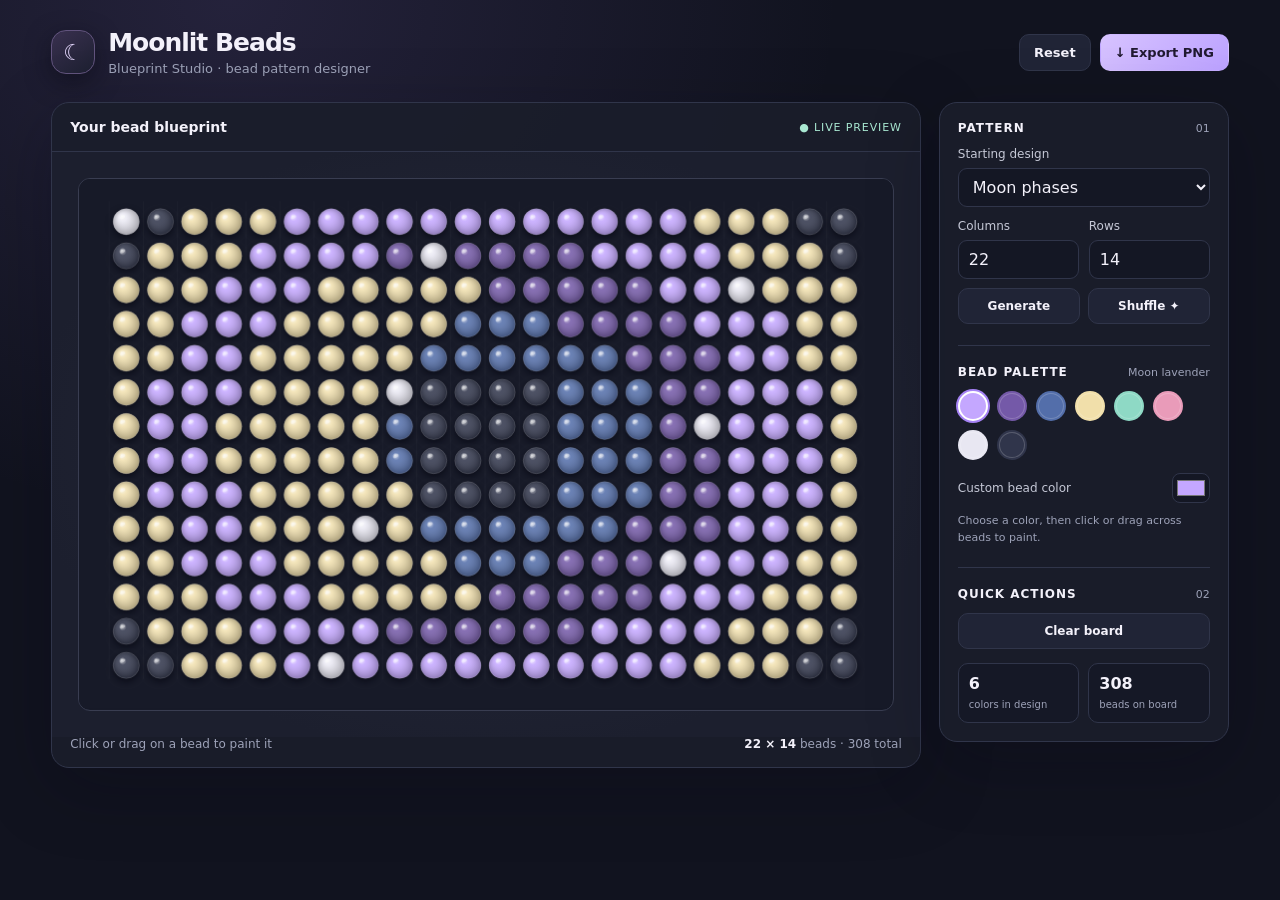
<file: index (27).html>
<!DOCTYPE html>
<html lang="en">
<head>
  <meta charset="UTF-8" />
  <meta name="viewport" content="width=device-width, initial-scale=1.0" />
  <meta name="theme-color" content="#11131f" />
  <title>Moonlit Beads — Blueprint Studio</title>
  <style>
    :root {
      color-scheme: dark;
      --bg: #11131f;
      --panel: #1a1d2b;
      --panel-soft: #202436;
      --line: #30354a;
      --text: #f3f1fa;
      --muted: #9da2b8;
      --accent: #c4a7ff;
      --accent-strong: #a582f5;
      --mint: #a9e8d2;
      font-family: Inter, ui-sans-serif, system-ui, -apple-system, BlinkMacSystemFont, "Segoe UI", sans-serif;
    }

    * { box-sizing: border-box; }

    body {
      margin: 0;
      min-height: 100vh;
      color: var(--text);
      background:
        radial-gradient(ellipse at 18% 0%, rgba(114, 94, 172, .2), transparent 38rem),
        var(--bg);
    }

    button, select, input { font: inherit; }

    button {
      color: var(--text);
      border: 1px solid var(--line);
      background: var(--panel-soft);
      border-radius: 10px;
      cursor: pointer;
      transition: border-color .16s ease, background .16s ease, transform .16s ease;
    }

    button:hover { border-color: #777092; background: #292d42; }
    button:active { transform: translateY(1px); }
    button:focus-visible, select:focus-visible, input:focus-visible {
      outline: 2px solid var(--accent);
      outline-offset: 2px;
    }

    .app { max-width: 1440px; margin: auto; padding: 28px clamp(16px, 4vw, 52px) 40px; }

    header {
      display: flex;
      align-items: center;
      justify-content: space-between;
      gap: 20px;
      margin-bottom: 26px;
    }

    .brand { display: flex; align-items: center; gap: 13px; }
    .brand-mark {
      display: grid;
      place-items: center;
      width: 44px;
      height: 44px;
      border: 1px solid #62547e;
      border-radius: 15px;
      color: #e6d9ff;
      background: linear-gradient(145deg, #39304f, #1d2031);
      font-size: 22px;
      box-shadow: 0 8px 24px #090a1480;
    }

    h1 { margin: 0; font-size: clamp(20px, 3vw, 25px); letter-spacing: -.04em; }
    .subtitle { margin: 4px 0 0; color: var(--muted); font-size: 13px; }

    .header-actions { display: flex; gap: 9px; }
    .button { padding: 10px 14px; font-size: 13px; font-weight: 650; }
    .button.primary {
      color: #211a31;
      border-color: transparent;
      background: linear-gradient(135deg, #d7c3ff, #bba1ff);
    }
    .button.primary:hover { background: #e0d1ff; }

    .workspace {
      display: grid;
      grid-template-columns: minmax(0, 1fr) 290px;
      align-items: start;
      gap: 18px;
    }

    .studio, .sidebar {
      border: 1px solid var(--line);
      border-radius: 18px;
      background: rgba(26, 29, 43, .9);
      box-shadow: 0 20px 70px #08091340;
    }

    .studio { overflow: hidden; }
    .studio-top {
      display: flex;
      justify-content: space-between;
      align-items: center;
      gap: 14px;
      padding: 16px 18px;
      border-bottom: 1px solid var(--line);
    }

    .studio-title { font-size: 14px; font-weight: 700; }
    .live-label { color: var(--mint); font-size: 11px; letter-spacing: .08em; text-transform: uppercase; }
    .canvas-wrap {
      padding: clamp(12px, 2.2vw, 26px);
      background:
        radial-gradient(ellipse at center, #272a3b 0%, #1c1f2e 75%);
    }

    canvas {
      display: block;
      width: 100%;
      aspect-ratio: 1.53 / 1;
      border: 1px solid #393d51;
      border-radius: 12px;
      background: #171a28;
      touch-action: none;
      cursor: crosshair;
    }

    .canvas-footer {
      display: flex;
      justify-content: space-between;
      align-items: center;
      gap: 12px;
      padding: 0 18px 16px;
      color: var(--muted);
      font-size: 12px;
    }

    .canvas-footer strong { color: var(--text); font-weight: 600; }

    .sidebar { padding: 18px; }
    .section + .section { margin-top: 21px; padding-top: 19px; border-top: 1px solid var(--line); }
    .section-heading {
      display: flex;
      justify-content: space-between;
      align-items: center;
      margin: 0 0 12px;
      font-size: 12px;
      font-weight: 750;
      letter-spacing: .08em;
      text-transform: uppercase;
    }

    .section-heading span { color: var(--muted); font-size: 11px; font-weight: 500; letter-spacing: 0; text-transform: none; }
    .field { margin-top: 12px; }
    label { display: block; margin-bottom: 7px; color: #c5c8d6; font-size: 12px; }

    select, input[type="number"] {
      width: 100%;
      min-height: 39px;
      padding: 8px 10px;
      color: var(--text);
      border: 1px solid var(--line);
      border-radius: 9px;
      background: #141724;
    }

    .dimensions { display: grid; grid-template-columns: 1fr 1fr; gap: 10px; }
    .palette { display: flex; flex-wrap: wrap; gap: 9px; }

    .swatch {
      position: relative;
      width: 30px;
      height: 30px;
      padding: 0;
      border: 2px solid transparent;
      border-radius: 50%;
      box-shadow: inset 0 0 0 1px #ffffff30;
    }

    .swatch[aria-pressed="true"] { border-color: white; box-shadow: 0 0 0 2px #a582f5; }
    .custom-color {
      display: flex;
      justify-content: space-between;
      align-items: center;
      gap: 10px;
      margin-top: 13px;
      color: var(--muted);
      font-size: 12px;
    }

    input[type="color"] {
      width: 38px;
      height: 30px;
      padding: 2px;
      border: 1px solid var(--line);
      border-radius: 8px;
      background: #141724;
      cursor: pointer;
    }

    .hint { margin: 10px 0 0; color: var(--muted); font-size: 11px; line-height: 1.5; }
    .full-button { width: 100%; padding: 10px; font-size: 12px; font-weight: 650; }
    .button-row { display: grid; grid-template-columns: 1fr 1fr; gap: 8px; margin-top: 9px; }

    .stats {
      display: grid;
      grid-template-columns: 1fr 1fr;
      gap: 9px;
      margin-top: 14px;
    }

    .stat {
      padding: 10px;
      border: 1px solid var(--line);
      border-radius: 10px;
      background: #151826;
    }

    .stat strong { display: block; font-size: 16px; }
    .stat span { color: var(--muted); font-size: 10px; }

    .toast {
      position: fixed;
      right: 20px;
      bottom: 20px;
      padding: 11px 15px;
      border: 1px solid #51466a;
      border-radius: 10px;
      color: var(--text);
      background: #242136;
      box-shadow: 0 10px 35px #0006;
      opacity: 0;
      transform: translateY(8px);
      pointer-events: none;
      transition: .2s ease;
    }

    .toast.show { opacity: 1; transform: translateY(0); }

    @media (max-width: 900px) {
      .workspace { grid-template-columns: 1fr; }
      .sidebar { display: grid; grid-template-columns: 1fr 1fr; gap: 0 22px; }
      .section + .section { margin-top: 0; padding-top: 0; border-top: 0; }
      .section:nth-child(n + 3) { margin-top: 20px; padding-top: 18px; border-top: 1px solid var(--line); }
    }

    @media (max-width: 560px) {
      .app { padding-top: 18px; }
      header { align-items: flex-start; }
      .header-actions { flex-direction: column; }
      .header-actions .button { padding: 9px 10px; }
      .sidebar { display: block; }
      .section + .section { margin-top: 20px; padding-top: 18px; border-top: 1px solid var(--line); }
      .canvas-footer { align-items: flex-start; flex-direction: column; }
    }
  </style>
</head>
<body>
  <main class="app">
    <header>
      <div class="brand">
        <div class="brand-mark" aria-hidden="true">☾</div>
        <div>
          <h1>Moonlit Beads</h1>
          <p class="subtitle">Blueprint Studio · bead pattern designer</p>
        </div>
      </div>
      <div class="header-actions">
        <button class="button" id="resetButton" type="button">Reset</button>
        <button class="button primary" id="exportButton" type="button">↓ Export PNG</button>
      </div>
    </header>

    <div class="workspace">
      <section class="studio" aria-label="Bead pattern preview">
        <div class="studio-top">
          <div class="studio-title">Your bead blueprint</div>
          <div class="live-label">● Live preview</div>
        </div>
        <div class="canvas-wrap">
          <canvas id="beadCanvas" aria-label="Interactive bead pattern. Click or drag to paint beads."></canvas>
        </div>
        <div class="canvas-footer">
          <span>Click or drag on a bead to paint it</span>
          <span><strong id="boardSize">22 × 14</strong> beads · <span id="beadCount">308</span> total</span>
        </div>
      </section>

      <aside class="sidebar" aria-label="Pattern controls">
        <section class="section">
          <h2 class="section-heading">Pattern <span>01</span></h2>
          <div class="field">
            <label for="patternSelect">Starting design</label>
            <select id="patternSelect">
              <option value="moon">Moon phases</option>
              <option value="aurora">Aurora waves</option>
              <option value="checker">Night checker</option>
              <option value="gradient">Color gradient</option>
              <option value="random">Stardust random</option>
            </select>
          </div>
          <div class="field dimensions">
            <div>
              <label for="columnsInput">Columns</label>
              <input id="columnsInput" type="number" min="6" max="40" value="22" />
            </div>
            <div>
              <label for="rowsInput">Rows</label>
              <input id="rowsInput" type="number" min="6" max="28" value="14" />
            </div>
          </div>
          <div class="button-row">
            <button class="full-button" id="generateButton" type="button">Generate</button>
            <button class="full-button" id="shuffleButton" type="button">Shuffle ✦</button>
          </div>
        </section>

        <section class="section">
          <h2 class="section-heading">Bead palette <span id="colorName">Moon lavender</span></h2>
          <div class="palette" id="palette" role="group" aria-label="Choose a bead color"></div>
          <div class="custom-color">
            <label for="customColor" style="margin:0">Custom bead color</label>
            <input id="customColor" type="color" value="#c4a7ff" aria-label="Choose custom bead color" />
          </div>
          <p class="hint">Choose a color, then click or drag across beads to paint.</p>
        </section>

        <section class="section">
          <h2 class="section-heading">Quick actions <span>02</span></h2>
          <button class="full-button" id="clearButton" type="button">Clear board</button>
          <div class="stats">
            <div class="stat"><strong id="uniqueColors">5</strong><span>colors in design</span></div>
            <div class="stat"><strong id="boardCount">308</strong><span>beads on board</span></div>
          </div>
        </section>
      </aside>
    </div>
  </main>

  <div class="toast" id="toast" role="status" aria-live="polite"></div>

  <script>
    (() => {
      const canvas = document.getElementById("beadCanvas");
      const ctx = canvas.getContext("2d");
      const paletteEl = document.getElementById("palette");
      const patternSelect = document.getElementById("patternSelect");
      const columnsInput = document.getElementById("columnsInput");
      const rowsInput = document.getElementById("rowsInput");

      const palette = [
        { name: "Moon lavender", hex: "#c4a7ff" },
        { name: "Deep plum", hex: "#7459a8" },
        { name: "Midnight blue", hex: "#536eaa" },
        { name: "Starlight", hex: "#f1dfaa" },
        { name: "Sea glass", hex: "#8ed9c5" },
        { name: "Rose nebula", hex: "#e99bb9" },
        { name: "Cloud", hex: "#e8e7f2" },
        { name: "Night ink", hex: "#30354b" }
      ];

      let columns = 22;
      let rows = 14;
      let cells = [];
      let activeColor = palette[0].hex;
      let isPainting = false;
      let lastPainted = "";
      let toastTimer;

      const clamp = (value, min, max) => Math.max(min, Math.min(max, value));
      const hexToRgb = (hex) => {
        const value = hex.replace("#", "");
        return {
          r: parseInt(value.slice(0, 2), 16),
          g: parseInt(value.slice(2, 4), 16),
          b: parseInt(value.slice(4, 6), 16)
        };
      };

      function showToast(message) {
        const toast = document.getElementById("toast");
        toast.textContent = message;
        toast.classList.add("show");
        clearTimeout(toastTimer);
        toastTimer = setTimeout(() => toast.classList.remove("show"), 2200);
      }

      function renderPalette() {
        paletteEl.innerHTML = "";
        palette.forEach((color) => {
          const button = document.createElement("button");
          button.type = "button";
          button.className = "swatch";
          button.style.background = color.hex;
          button.title = color.name;
          button.setAttribute("aria-label", color.name);
          button.setAttribute("aria-pressed", String(activeColor.toLowerCase() === color.hex.toLowerCase()));
          button.addEventListener("click", () => {
            activeColor = color.hex;
            document.getElementById("colorName").textContent = color.name;
            document.getElementById("customColor").value = color.hex;
            renderPalette();
          });
          paletteEl.appendChild(button);
        });
      }

      function createPattern(type) {
        const result = Array.from({ length: rows }, () => Array(columns).fill(palette[7].hex));
        const centerX = (columns - 1) / 2;
        const centerY = (rows - 1) / 2;
        const moonColors = [palette[7].hex, palette[2].hex, palette[1].hex, palette[0].hex, palette[3].hex];

        for (let y = 0; y < rows; y++) {
          for (let x = 0; x < columns; x++) {
            if (type === "moon") {
              const distance = Math.hypot((x - centerX) * 0.82, y - centerY);
              const band = Math.floor(distance / Math.max(1.3, rows / 7));
              result[y][x] = moonColors[band % moonColors.length];
              const crescent = Math.hypot(x - centerX + columns * 0.11, y - centerY) < rows * 0.37 &&
                Math.hypot(x - centerX - columns * 0.08, y - centerY) > rows * 0.31;
              if (crescent) result[y][x] = palette[3].hex;
              if ((x * 7 + y * 11) % 37 === 0) result[y][x] = palette[6].hex;
            } else if (type === "aurora") {
              const wave = Math.sin(x * 0.47 + y * 0.23) + Math.cos(x * 0.18 - y * 0.4);
              const band = Math.floor((wave + 2.2) * 1.35);
              result[y][x] = [palette[7].hex, palette[2].hex, palette[1].hex, palette[4].hex, palette[0].hex][clamp(band, 0, 4)];
              if ((x * 3 + y * 13) % 29 === 0) result[y][x] = palette[6].hex;
            } else if (type === "checker") {
              result[y][x] = ((x + y) % 2 === 0) ? palette[2].hex : palette[7].hex;
              if (x % 6 === 0 && y % 4 === 0) result[y][x] = palette[3].hex;
            } else if (type === "gradient") {
              const t = x / Math.max(columns - 1, 1);
              result[y][x] = t < 0.33 ? palette[2].hex : t < 0.66 ? palette[0].hex : palette[5].hex;
              if ((x + y) % 9 === 0) result[y][x] = palette[6].hex;
            } else {
              result[y][x] = palette[Math.floor(Math.random() * palette.length)].hex;
            }
          }
        }
        return result;
      }

      function resizeCanvas() {
        const rect = canvas.getBoundingClientRect();
        const dpr = Math.min(window.devicePixelRatio || 1, 2);
        canvas.width = Math.round(rect.width * dpr);
        canvas.height = Math.round(rect.height * dpr);
        ctx.setTransform(dpr, 0, 0, dpr, 0, 0);
        draw();
      }

      function draw() {
        const width = canvas.clientWidth;
        const height = canvas.clientHeight;
        if (!width || !height) return;

        ctx.clearRect(0, 0, width, height);
        ctx.fillStyle = "#171a28";
        ctx.fillRect(0, 0, width, height);

        const padding = Math.max(18, Math.min(width, height) * 0.055);
        const gap = Math.max(2, Math.min(7, 170 / Math.max(columns, rows)));
        const availableW = width - padding * 2;
        const availableH = height - padding * 2;
        const diameter = Math.min(
          (availableW - gap * (columns - 1)) / columns,
          (availableH - gap * (rows - 1)) / rows
        );
        const totalW = diameter * columns + gap * (columns - 1);
        const totalH = diameter * rows + gap * (rows - 1);
        const startX = (width - totalW) / 2;
        const startY = (height - totalH) / 2;
        const radius = diameter * 0.48;

        // A faint blueprint grid behind the beads.
        ctx.save();
        ctx.strokeStyle = "#ffffff08";
        ctx.lineWidth = 1;
        for (let x = startX - gap / 2; x <= startX + totalW; x += diameter + gap) {
          ctx.beginPath(); ctx.moveTo(x, startY - gap); ctx.lineTo(x, startY + totalH); ctx.stroke();
        }
        ctx.restore();

        for (let y = 0; y < rows; y++) {
          for (let x = 0; x < columns; x++) {
            const cx = startX + x * (diameter + gap) + diameter / 2;
            const cy = startY + y * (diameter + gap) + diameter / 2;
            const color = cells[y]?.[x] || palette[7].hex;

            ctx.save();
            ctx.shadowColor = "#050610aa";
            ctx.shadowBlur = diameter * 0.24;
            ctx.shadowOffsetY = diameter * 0.12;
            ctx.beginPath();
            ctx.arc(cx, cy, radius, 0, Math.PI * 2);
            ctx.fillStyle = color;
            ctx.fill();
            ctx.restore();

            const rgb = hexToRgb(color);
            const highlight = ctx.createRadialGradient(
              cx - radius * 0.35, cy - radius * 0.42, radius * 0.04,
              cx, cy, radius * 1.1
            );
            highlight.addColorStop(0, "rgba(255,255,255,.72)");
            highlight.addColorStop(0.24, `rgba(255,255,255,${rgb.r > 210 ? ".20" : ".14"})`);
            highlight.addColorStop(1, "rgba(0,0,0,.32)");

            ctx.beginPath();
            ctx.arc(cx, cy, radius, 0, Math.PI * 2);
            ctx.fillStyle = highlight;
            ctx.fill();
            ctx.strokeStyle = "rgba(255,255,255,.22)";
            ctx.lineWidth = Math.max(0.7, diameter * 0.025);
            ctx.stroke();

            ctx.beginPath();
            ctx.ellipse(cx - radius * 0.28, cy - radius * 0.34, radius * 0.22, radius * 0.12, -0.5, 0, Math.PI * 2);
            ctx.fillStyle = "rgba(255,255,255,.38)";
            ctx.fill();
          }
        }
        updateStats();
      }

      function updateStats() {
        const allColors = new Set(cells.flat().map(color => color.toLowerCase()));
        document.getElementById("boardSize").textContent = `${columns} × ${rows}`;
        document.getElementById("beadCount").textContent = columns * rows;
        document.getElementById("boardCount").textContent = columns * rows;
        document.getElementById("uniqueColors").textContent = allColors.size;
      }

      function generate() {
        columns = clamp(parseInt(columnsInput.value, 10) || 22, 6, 40);
        rows = clamp(parseInt(rowsInput.value, 10) || 14, 6, 28);
        columnsInput.value = columns;
        rowsInput.value = rows;
        cells = createPattern(patternSelect.value);
        resizeCanvas();
      }

      function paintAtPointer(event) {
        const rect = canvas.getBoundingClientRect();
        const width = rect.width;
        const height = rect.height;
        const padding = Math.max(18, Math.min(width, height) * 0.055);
        const gap = Math.max(2, Math.min(7, 170 / Math.max(columns, rows)));
        const diameter = Math.min(
          (width - padding * 2 - gap * (columns - 1)) / columns,
          (height - padding * 2 - gap * (rows - 1)) / rows
        );
        const totalW = diameter * columns + gap * (columns - 1);
        const totalH = diameter * rows + gap * (rows - 1);
        const startX = (width - totalW) / 2;
        const startY = (height - totalH) / 2;
        const px = event.clientX - rect.left - startX;
        const py = event.clientY - rect.top - startY;
        const cellX = Math.floor(px / (diameter + gap));
        const cellY = Math.floor(py / (diameter + gap));
        if (cellX < 0 || cellX >= columns || cellY < 0 || cellY >= rows) return;

        const key = `${cellX},${cellY}`;
        if (lastPainted === key) return;
        lastPainted = key;
        cells[cellY][cellX] = activeColor;
        draw();
      }

      canvas.addEventListener("pointerdown", (event) => {
        isPainting = true;
        lastPainted = "";
        canvas.setPointerCapture(event.pointerId);
        paintAtPointer(event);
      });
      canvas.addEventListener("pointermove", (event) => {
        if (isPainting) paintAtPointer(event);
      });
      canvas.addEventListener("pointerup", () => { isPainting = false; lastPainted = ""; });
      canvas.addEventListener("pointercancel", () => { isPainting = false; lastPainted = ""; });

      document.getElementById("generateButton").addEventListener("click", generate);
      document.getElementById("shuffleButton").addEventListener("click", () => {
        patternSelect.value = "random";
        generate();
      });
      patternSelect.addEventListener("change", generate);

      document.getElementById("clearButton").addEventListener("click", () => {
        cells = Array.from({ length: rows }, () => Array(columns).fill("#202436"));
        draw();
        showToast("Board cleared");
      });

      document.getElementById("resetButton").addEventListener("click", () => {
        columnsInput.value = 22;
        rowsInput.value = 14;
        patternSelect.value = "moon";
        activeColor = palette[0].hex;
        document.getElementById("colorName").textContent = palette[0].name;
        document.getElementById("customColor").value = activeColor;
        renderPalette();
        generate();
        showToast("Studio reset to Moon phases");
      });

      document.getElementById("customColor").addEventListener("input", (event) => {
        activeColor = event.target.value;
        document.getElementById("colorName").textContent = "Custom color";
        renderPalette();
      });

      document.getElementById("exportButton").addEventListener("click", () => {
        const link = document.createElement("a");
        link.download = `moonlit-beads-${columns}x${rows}.png`;
        link.href = canvas.toDataURL("image/png");
        link.click();
        showToast("PNG blueprint exported");
      });

      window.addEventListener("resize", resizeCanvas);
      renderPalette();
      generate();
    })();
  </script>
</body>
</html>
</file>
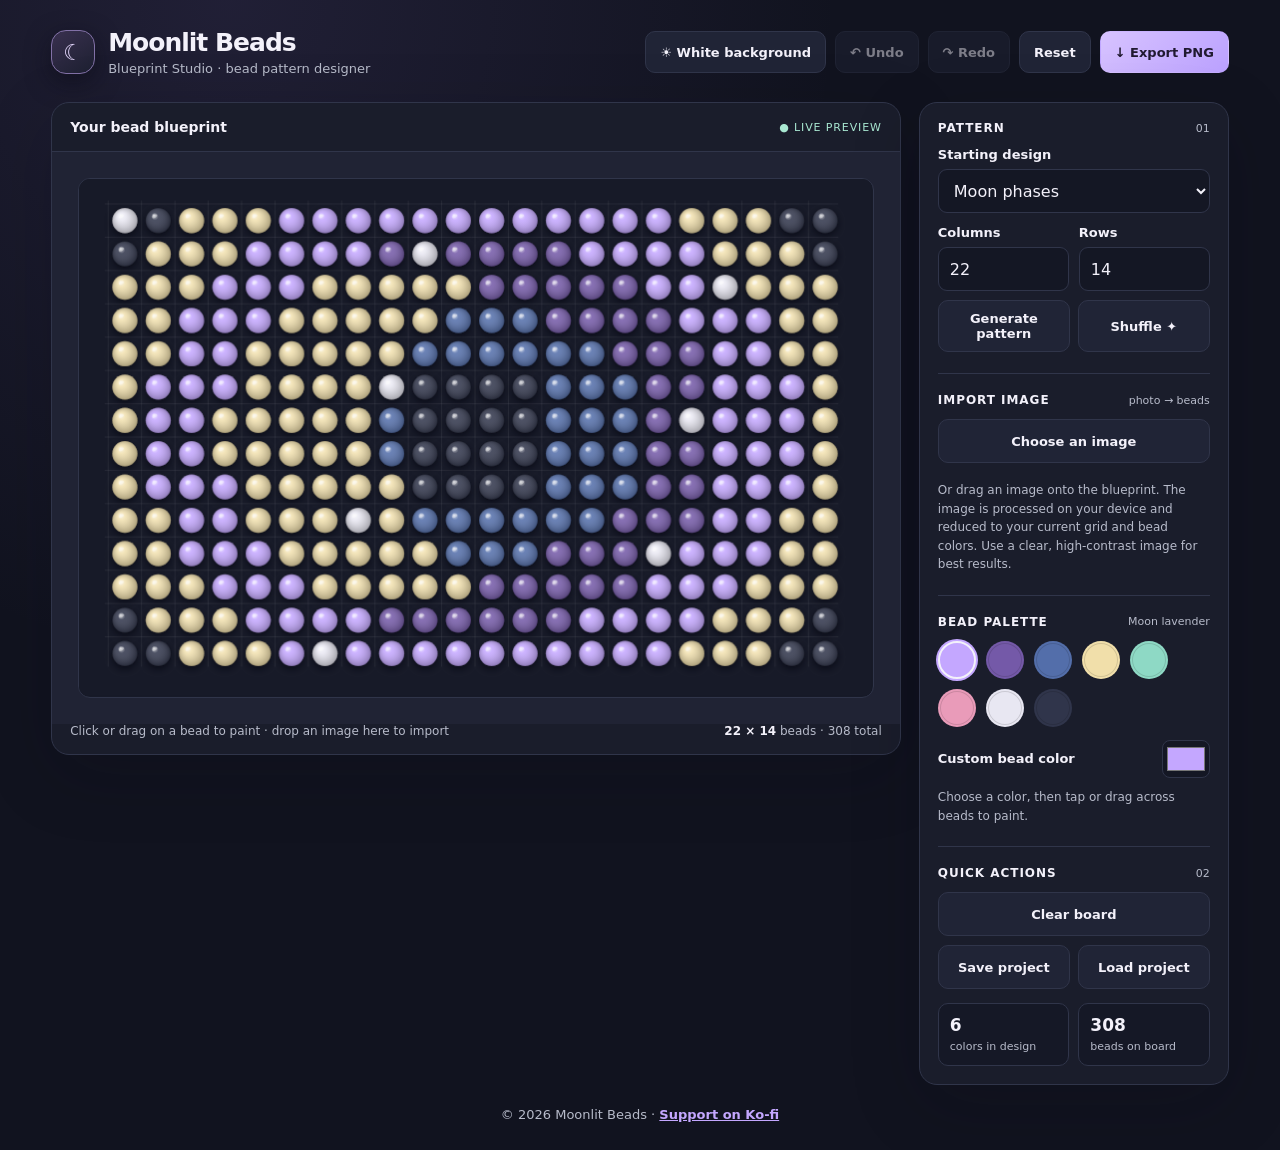
<file: moonlit-beads.html>
<!DOCTYPE html>
<html lang="en">
<head>
  <meta charset="UTF-8" />
  <meta name="viewport" content="width=device-width, initial-scale=1.0" />
  <meta name="theme-color" content="#11131f" />
  <meta name="description" content="Design, edit, and export bead patterns with Moonlit Beads Blueprint Studio." />
  <title>Moonlit Beads — Blueprint Studio</title>
  <!-- Pwede mong palitan ang kulay at disenyo ng SVG na ito -->
  <link rel="icon" href="data:image/svg+xml,<svg xmlns=%22http://www.w3.org/2000/svg%22 viewBox=%220 0 100 100%22><rect width=%22100%22 height=%22100%22 rx=%2225%22 fill=%22%23b9a8ff%22/><text y=%22.9em%22 font-size=%2260%22 x=%2218%22>✦</text></svg>">
  <link rel="apple-touch-icon" href="data:image/svg+xml,<svg xmlns=%22http://www.w3.org/2000/svg%22 viewBox=%220 0 100 100%22><rect width=%22100%22 height=%22100%22 rx=%2225%22 fill=%22%23b9a8ff%22/><text y=%22.9em%22 font-size=%2260%22 x=%2218%22>✦</text></svg>">
  <style>
    
    :root {
      color-scheme: dark;
      --bg: #11131f; --panel: #1a1d2b; --panel-soft: #202436; --line: #30354a;
      --text: #f3f1fa; --muted: #b7bbca; --accent: #c4a7ff; --accent-strong: #a582f5;
      --mint: #a9e8d2; --canvas: #171a28; --canvas-wrap: #202334; --grid: #ffffff12;
      --field: #141724; --stat: #151826; --toast: #242136;
      font-family: Inter, ui-sans-serif, system-ui, -apple-system, BlinkMacSystemFont, "Segoe UI", sans-serif;
    }
    body.light-theme {
      color-scheme: light;
      --bg: #f5f7fb; --panel: #fff; --panel-soft: #f0f2f7; --line: #c8cedb;
      --text: #182033; --muted: #4b5568; --accent: #5b3ca6; --accent-strong: #49308b;
      --mint: #17684f; --canvas: #fff; --canvas-wrap: #e9edf5; --grid: #18203318;
      --field: #fff; --stat: #f7f8fb; --toast: #fff;
    }
    * { box-sizing: border-box; }
    body { margin: 0; min-height: 100vh; color: var(--text); background: radial-gradient(ellipse at 18% 0%, rgba(114,94,172,.16), transparent 38rem), var(--bg); transition: background .2s, color .2s; }
    button, select, input { font: inherit; }
    button { color: var(--text); border: 1px solid var(--line); background: var(--panel-soft); border-radius: 10px; cursor: pointer; transition: border-color .16s, background .16s, transform .16s; }
    button:hover { border-color: var(--accent-strong); }
    button:active { transform: translateY(1px); }
    button:focus-visible, select:focus-visible, input:focus-visible { outline: 3px solid var(--accent); outline-offset: 2px; }
    button:disabled { opacity: .48; cursor: not-allowed; }
    .app { max-width: 1440px; margin: auto; padding: 28px clamp(16px,4vw,52px) 24px; }
    header { display: flex; align-items: center; justify-content: space-between; gap: 20px; margin-bottom: 26px; }
    .brand { display: flex; align-items: center; gap: 13px; }
    .brand-mark { display: grid; place-items: center; width: 44px; height: 44px; border: 1px solid #8271a7; border-radius: 15px; color: #e6d9ff; background: linear-gradient(145deg,#39304f,#1d2031); font-size: 22px; box-shadow: 0 8px 24px #090a1480; }
    h1 { margin: 0; font-size: clamp(20px,3vw,25px); letter-spacing: -.04em; }
    .subtitle { margin: 4px 0 0; color: var(--muted); font-size: 13px; }
    .header-actions { display: flex; flex-wrap: wrap; gap: 9px; }
    .button { min-height: 42px; padding: 10px 14px; font-size: 13px; font-weight: 650; }
    .button.primary { color: #211a31; border-color: transparent; background: linear-gradient(135deg,#d7c3ff,#bba1ff); }
    .button.primary:hover { background: #e0d1ff; }
    .workspace { display: grid; grid-template-columns: minmax(0,1fr) 310px; align-items: start; gap: 18px; }
    .studio, .sidebar { border: 1px solid var(--line); border-radius: 18px; background: var(--panel); box-shadow: 0 20px 70px #08091330; }
    .studio { overflow: hidden; }
    .studio-top { display: flex; justify-content: space-between; align-items: center; gap: 14px; padding: 16px 18px; border-bottom: 1px solid var(--line); }
    .studio-title { font-size: 14px; font-weight: 700; }
    .live-label { color: var(--mint); font-size: 11px; letter-spacing: .08em; text-transform: uppercase; }
    .canvas-wrap { position: relative; padding: clamp(12px,2.2vw,26px); background: var(--canvas-wrap); }
    canvas { display: block; width: 100%; aspect-ratio: 1.53 / 1; border: 1px solid var(--line); border-radius: 12px; background: var(--canvas); touch-action: none; cursor: crosshair; }
    .canvas-wrap.drag-over::after { content: "Drop an image to turn it into a bead pattern"; position: absolute; inset: 12px clamp(12px,2.2vw,26px); display: grid; place-items: center; border: 3px dashed var(--accent); border-radius: 12px; color: var(--text); background: color-mix(in srgb,var(--panel) 90%,transparent); font-size: clamp(16px,2vw,22px); font-weight: 750; text-align: center; pointer-events: none; }
    .canvas-footer { display: flex; justify-content: space-between; align-items: center; gap: 12px; padding: 0 18px 16px; color: var(--muted); font-size: 12px; }
    .canvas-footer strong { color: var(--text); font-weight: 650; }
    .sidebar { padding: 18px; }
    .section + .section { margin-top: 21px; padding-top: 19px; border-top: 1px solid var(--line); }
    .section-heading { display: flex; justify-content: space-between; align-items: center; margin: 0 0 12px; font-size: 12px; font-weight: 750; letter-spacing: .08em; text-transform: uppercase; }
    .section-heading span { color: var(--muted); font-size: 11px; font-weight: 500; letter-spacing: 0; text-transform: none; }
    .field { margin-top: 12px; }
    label { display: block; margin-bottom: 7px; color: var(--text); font-size: 13px; font-weight: 600; }
    select, input[type="number"] { width: 100%; min-height: 44px; padding: 9px 11px; color: var(--text); border: 1px solid var(--line); border-radius: 9px; background: var(--field); }
    .dimensions { display: grid; grid-template-columns: 1fr 1fr; gap: 10px; }
    .palette { display: flex; flex-wrap: wrap; gap: 10px; }
    .swatch { position: relative; width: 38px; height: 38px; padding: 0; border: 2px solid transparent; border-radius: 50%; box-shadow: inset 0 0 0 1px #0002; }
    .swatch[aria-pressed="true"] { border-color: var(--text); box-shadow: 0 0 0 2px var(--accent); }
    .custom-color { display: flex; justify-content: space-between; align-items: center; gap: 10px; margin-top: 13px; color: var(--muted); font-size: 13px; }
    input[type="color"] { width: 48px; height: 38px; padding: 2px; border: 1px solid var(--line); border-radius: 8px; background: var(--field); cursor: pointer; }
    .hint { margin: 10px 0 0; color: var(--muted); font-size: 12px; line-height: 1.55; }
    .full-button { width: 100%; min-height: 44px; padding: 10px; font-size: 13px; font-weight: 650; }
    .button-row { display: grid; grid-template-columns: 1fr 1fr; gap: 8px; margin-top: 9px; }
    .stats { display: grid; grid-template-columns: 1fr 1fr; gap: 9px; margin-top: 14px; }
    .stat { padding: 11px; border: 1px solid var(--line); border-radius: 10px; background: var(--stat); }
    .stat strong { display: block; font-size: 17px; }
    .stat span { color: var(--muted); font-size: 11px; }
    .image-import { display: grid; gap: 8px; }
    .file-input { position: absolute; width: 1px; height: 1px; padding: 0; overflow: hidden; clip: rect(0,0,0,0); white-space: nowrap; clip-path: inset(50%); }
    .toast { position: fixed; right: 20px; bottom: 20px; z-index: 5; max-width: min(420px,calc(100vw - 40px)); padding: 12px 16px; border: 1px solid var(--line); border-radius: 10px; color: var(--text); background: var(--toast); box-shadow: 0 10px 35px #0004; opacity: 0; transform: translateY(8px); pointer-events: none; transition: .2s ease; }
    .toast.show { opacity: 1; transform: translateY(0); }
    .site-footer { padding: 22px 10px 4px; color: var(--muted); font-size: 13px; text-align: center; }
    .site-footer a { color: var(--accent); font-weight: 650; }
    @media (max-width: 900px) { .workspace { grid-template-columns: 1fr; } .sidebar { display: grid; grid-template-columns: 1fr 1fr; gap: 0 22px; } .section + .section { margin-top: 0; padding-top: 0; border-top: 0; } .section:nth-child(n+3) { margin-top: 20px; padding-top: 18px; border-top: 1px solid var(--line); } }
    @media (max-width: 560px) { .app { padding-top: 18px; } header { align-items: flex-start; flex-direction: column; } .header-actions { width: 100%; } .header-actions .button { flex: 1; } .sidebar { display: block; } .section + .section { margin-top: 20px; padding-top: 18px; border-top: 1px solid var(--line); } .canvas-footer { align-items: flex-start; flex-direction: column; } }
    @media (prefers-reduced-motion: reduce) { *, *::before, *::after { scroll-behavior: auto !important; transition-duration: .01ms !important; } }
  </style>
</head>
<body>
  <main class="app">
    <header>
      <div class="brand"><div class="brand-mark" aria-hidden="true">☾</div><div><h1>Moonlit Beads</h1><p class="subtitle">Blueprint Studio · bead pattern designer</p></div></div>
      <div class="header-actions">
        <button class="button" id="themeButton" type="button" aria-pressed="false">☀ White background</button>
        <button class="button" id="undoButton" type="button" aria-label="Undo last change" disabled>↶ Undo</button>
        <button class="button" id="redoButton" type="button" aria-label="Redo change" disabled>↷ Redo</button>
        <button class="button" id="resetButton" type="button">Reset</button>
        <button class="button primary" id="exportButton" type="button">↓ Export PNG</button>
      </div>
    </header>

    <div class="workspace">
      <section class="studio" aria-label="Bead pattern preview">
        <div class="studio-top"><div class="studio-title">Your bead blueprint</div><div class="live-label">● Live preview</div></div>
        <div class="canvas-wrap" id="dropZone">
          <canvas id="beadCanvas" aria-label="Interactive bead pattern. Click or drag to paint beads."></canvas>
        </div>
        <div class="canvas-footer"><span>Click or drag on a bead to paint · drop an image here to import</span><span><strong id="boardSize">22 × 14</strong> beads · <span id="beadCount">308</span> total</span></div>
      </section>

      <aside class="sidebar" aria-label="Pattern controls">
        <section class="section">
          <h2 class="section-heading">Pattern <span>01</span></h2>
          <div class="field"><label for="patternSelect">Starting design</label><select id="patternSelect"><option value="moon">Moon phases</option><option value="aurora">Aurora waves</option><option value="checker">Night checker</option><option value="gradient">Color gradient</option><option value="random">Stardust random</option></select></div>
          <div class="field dimensions"><div><label for="columnsInput">Columns</label><input id="columnsInput" type="number" min="6" max="40" value="22" /></div><div><label for="rowsInput">Rows</label><input id="rowsInput" type="number" min="6" max="28" value="14" /></div></div>
          <div class="button-row"><button class="full-button" id="generateButton" type="button">Generate pattern</button><button class="full-button" id="shuffleButton" type="button">Shuffle ✦</button></div>
        </section>

        <section class="section">
          <h2 class="section-heading">Import image <span>photo → beads</span></h2>
          <div class="image-import"><input class="file-input" id="imageInput" type="file" accept="image/*" /><button class="full-button" id="imageButton" type="button">Choose an image</button><p class="hint">Or drag an image onto the blueprint. The image is processed on your device and reduced to your current grid and bead colors. Use a clear, high-contrast image for best results.</p></div>
        </section>

        <section class="section">
          <h2 class="section-heading">Bead palette <span id="colorName">Moon lavender</span></h2>
          <div class="palette" id="palette" role="group" aria-label="Choose a bead color"></div>
          <div class="custom-color"><label for="customColor" style="margin:0">Custom bead color</label><input id="customColor" type="color" value="#c4a7ff" aria-label="Choose custom bead color" /></div>
          <p class="hint">Choose a color, then tap or drag across beads to paint.</p>
        </section>

        <section class="section">
          <h2 class="section-heading">Quick actions <span>02</span></h2>
          <button class="full-button" id="clearButton" type="button">Clear board</button>
          <div class="button-row"><button class="full-button" id="saveButton" type="button">Save project</button><button class="full-button" id="loadButton" type="button">Load project</button></div>
          <input class="file-input" id="projectInput" type="file" accept="application/json,.json" />
          <div class="stats"><div class="stat"><strong id="uniqueColors">1</strong><span>colors in design</span></div><div class="stat"><strong id="boardCount">308</strong><span>beads on board</span></div></div>
        </section>
      </aside>
    </div>
    <footer class="site-footer">© <span id="year"></span> Moonlit Beads · <a href="https://ko-fi.com/Handlevaultofficial" target="_blank" rel="noopener noreferrer">Support on Ko-fi</a></footer>
  </main>
  <div class="toast" id="toast" role="status" aria-live="polite"></div>

  <script>
    (() => {
      'use strict';
      const canvas = document.getElementById('beadCanvas');
      const ctx = canvas.getContext('2d');
      const paletteEl = document.getElementById('palette');
      const patternSelect = document.getElementById('patternSelect');
      const columnsInput = document.getElementById('columnsInput');
      const rowsInput = document.getElementById('rowsInput');
      const palette = [
        { name: 'Moon lavender', hex: '#c4a7ff' }, { name: 'Deep plum', hex: '#7459a8' },
        { name: 'Midnight blue', hex: '#536eaa' }, { name: 'Starlight', hex: '#f1dfaa' },
        { name: 'Sea glass', hex: '#8ed9c5' }, { name: 'Rose nebula', hex: '#e99bb9' },
        { name: 'Cloud', hex: '#e8e7f2' }, { name: 'Night ink', hex: '#30354b' }
      ];
      const MAX_HISTORY = 40;
      let columns = 22, rows = 14, cells = [], activeColor = palette[0].hex;
      let isPainting = false, lastPainted = '', toastTimer, history = [], historyIndex = -1;
      const clamp = (value, min, max) => Math.max(min, Math.min(max, value));
      const hexToRgb = (hex) => { const v = hex.replace('#',''); return { r: parseInt(v.slice(0,2),16), g: parseInt(v.slice(2,4),16), b: parseInt(v.slice(4,6),16) }; };
      const cloneCells = (board) => board.map(row => [...row]);

      function showToast(message) {
        const toast = document.getElementById('toast'); toast.textContent = message; toast.classList.add('show');
        clearTimeout(toastTimer); toastTimer = setTimeout(() => toast.classList.remove('show'), 2600);
      }
      function snapshot() {
        const state = { cells: cloneCells(cells), columns, rows };
        history = history.slice(0, historyIndex + 1); history.push(state);
        if (history.length > MAX_HISTORY) history.shift();
        historyIndex = history.length - 1; updateHistoryButtons();
      }
      function updateHistoryButtons() {
        document.getElementById('undoButton').disabled = historyIndex <= 0;
        document.getElementById('redoButton').disabled = historyIndex >= history.length - 1;
      }
      function restoreHistory(index) {
        if (index < 0 || index >= history.length || index === historyIndex) return;
        historyIndex = index; const state = history[index]; cells = cloneCells(state.cells); columns = state.columns; rows = state.rows;
        columnsInput.value = columns; rowsInput.value = rows; resizeCanvas(); updateHistoryButtons();
      }
      function renderPalette() {
        paletteEl.replaceChildren();
        palette.forEach(color => {
          const button = document.createElement('button'); button.type = 'button'; button.className = 'swatch';
          button.style.backgroundColor = color.hex; button.title = color.name; button.setAttribute('aria-label', color.name);
          button.setAttribute('aria-pressed', String(activeColor.toLowerCase() === color.hex.toLowerCase()));
          button.addEventListener('click', () => { activeColor = color.hex; document.getElementById('colorName').textContent = color.name; document.getElementById('customColor').value = color.hex; renderPalette(); });
          paletteEl.append(button);
        });
      }
      function createPattern(type) {
        const result = Array.from({length: rows}, () => Array(columns).fill(palette[7].hex));
        const cx = (columns - 1) / 2, cy = (rows - 1) / 2;
        const moonColors = [palette[7].hex,palette[2].hex,palette[1].hex,palette[0].hex,palette[3].hex];
        for (let y=0;y<rows;y++) for (let x=0;x<columns;x++) {
          if (type === 'moon') {
            const distance = Math.hypot((x-cx)*.82,y-cy), band = Math.floor(distance/Math.max(1.3,rows/7));
            result[y][x] = moonColors[band % moonColors.length];
            const crescent = Math.hypot(x-cx+columns*.11,y-cy)<rows*.37 && Math.hypot(x-cx-columns*.08,y-cy)>rows*.31;
            if (crescent) result[y][x] = palette[3].hex;
            if ((x*7+y*11)%37===0) result[y][x] = palette[6].hex;
          } else if (type === 'aurora') {
            const wave = Math.sin(x*.47+y*.23)+Math.cos(x*.18-y*.4), band = Math.floor((wave+2.2)*1.35);
            result[y][x] = [palette[7].hex,palette[2].hex,palette[1].hex,palette[4].hex,palette[0].hex][clamp(band,0,4)];
            if ((x*3+y*13)%29===0) result[y][x] = palette[6].hex;
          } else if (type === 'checker') {
            result[y][x] = (x+y)%2===0 ? palette[2].hex : palette[7].hex;
            if (x%6===0&&y%4===0) result[y][x] = palette[3].hex;
          } else if (type === 'gradient') {
            const t=x/Math.max(columns-1,1); result[y][x]=t<.33?palette[2].hex:t<.66?palette[0].hex:palette[5].hex;
            if ((x+y)%9===0) result[y][x]=palette[6].hex;
          } else result[y][x]=palette[Math.floor(Math.random()*palette.length)].hex;
        }
        return result;
      }
      function resizeCanvas() {
        const rect=canvas.getBoundingClientRect(); if (!rect.width || !rect.height) return;
        const dpr=Math.min(window.devicePixelRatio||1,2); canvas.width=Math.round(rect.width*dpr); canvas.height=Math.round(rect.height*dpr);
        ctx.setTransform(dpr,0,0,dpr,0,0); draw();
      }
      function getGridMetrics(width,height) {
        const padding=Math.max(18,Math.min(width,height)*.055), gap=Math.max(2,Math.min(7,170/Math.max(columns,rows)));
        const diameter=Math.min((width-padding*2-gap*(columns-1))/columns,(height-padding*2-gap*(rows-1))/rows);
        const totalW=diameter*columns+gap*(columns-1), totalH=diameter*rows+gap*(rows-1);
        return {gap,diameter,totalW,totalH,startX:(width-totalW)/2,startY:(height-totalH)/2};
      }
      function draw() {
        const width=canvas.clientWidth,height=canvas.clientHeight; if (!width||!height) return;
        const style=getComputedStyle(document.body), bg=style.getPropertyValue('--canvas').trim(), grid=style.getPropertyValue('--grid').trim();
        ctx.clearRect(0,0,width,height); ctx.fillStyle=bg; ctx.fillRect(0,0,width,height);
        const {gap,diameter,totalW,totalH,startX,startY}=getGridMetrics(width,height), radius=diameter*.48;
        ctx.save(); ctx.strokeStyle=grid; ctx.lineWidth=1;
        for(let x=startX-gap/2;x<=startX+totalW;x+=diameter+gap){ctx.beginPath();ctx.moveTo(x,startY-gap);ctx.lineTo(x,startY+totalH);ctx.stroke();}
        for(let y=startY-gap/2;y<=startY+totalH;y+=diameter+gap){ctx.beginPath();ctx.moveTo(startX-gap,y);ctx.lineTo(startX+totalW,y);ctx.stroke();}
        ctx.restore();
        for(let y=0;y<rows;y++) for(let x=0;x<columns;x++) {
          const cx=startX+x*(diameter+gap)+diameter/2, cy=startY+y*(diameter+gap)+diameter/2, color=cells[y]?.[x]||palette[7].hex;
          ctx.save();ctx.shadowColor='#050610aa';ctx.shadowBlur=diameter*.24;ctx.shadowOffsetY=diameter*.12;ctx.beginPath();ctx.arc(cx,cy,radius,0,Math.PI*2);ctx.fillStyle=color;ctx.fill();ctx.restore();
          const rgb=hexToRgb(color), highlight=ctx.createRadialGradient(cx-radius*.35,cy-radius*.42,radius*.04,cx,cy,radius*1.1);
          highlight.addColorStop(0,'rgba(255,255,255,.72)');highlight.addColorStop(.24,`rgba(255,255,255,${rgb.r>210?'.20':'.14'})`);highlight.addColorStop(1,'rgba(0,0,0,.32)');
          ctx.beginPath();ctx.arc(cx,cy,radius,0,Math.PI*2);ctx.fillStyle=highlight;ctx.fill();ctx.strokeStyle='rgba(0,0,0,.20)';ctx.lineWidth=Math.max(.7,diameter*.025);ctx.stroke();
          ctx.beginPath();ctx.ellipse(cx-radius*.28,cy-radius*.34,radius*.22,radius*.12,-.5,0,Math.PI*2);ctx.fillStyle='rgba(255,255,255,.38)';ctx.fill();
        }
        updateStats();
      }
      function updateStats() {
        const colors=new Set(cells.flat().map(color=>String(color).toLowerCase()));
        document.getElementById('boardSize').textContent=`${columns} × ${rows}`;document.getElementById('beadCount').textContent=columns*rows;
        document.getElementById('boardCount').textContent=columns*rows;document.getElementById('uniqueColors').textContent=colors.size;
      }
      function generate() {
        columns=clamp(parseInt(columnsInput.value,10)||22,6,40);rows=clamp(parseInt(rowsInput.value,10)||14,6,28);
        columnsInput.value=columns;rowsInput.value=rows;cells=createPattern(patternSelect.value);snapshot();resizeCanvas();
      }
      function paintAtPointer(event) {
        const rect=canvas.getBoundingClientRect(),{gap,diameter,totalW,totalH,startX,startY}=getGridMetrics(rect.width,rect.height);
        const px=event.clientX-rect.left-startX,py=event.clientY-rect.top-startY;
        const x=Math.floor(px/(diameter+gap)),y=Math.floor(py/(diameter+gap));
        if(x<0||x>=columns||y<0||y>=rows||px%(diameter+gap)>diameter||py%(diameter+gap)>diameter)return;
        const key=`${x},${y}`;if(lastPainted===key||cells[y][x]===activeColor)return;lastPainted=key;cells[y][x]=activeColor;draw();
      }
      canvas.addEventListener('pointerdown',event=>{isPainting=true;lastPainted='';canvas.setPointerCapture(event.pointerId);paintAtPointer(event);});
      canvas.addEventListener('pointermove',event=>{if(isPainting)paintAtPointer(event);});
      canvas.addEventListener('pointerup',()=>{if(isPainting){isPainting=false;lastPainted='';snapshot();}});
      canvas.addEventListener('pointercancel',()=>{isPainting=false;lastPainted='';});
      canvas.addEventListener('keydown',event=>{if(event.key==='Escape')canvas.blur();});

      function nearestPaletteColor(r,g,b) {
        let best=palette[0].hex,bestDistance=Infinity;
        for(const color of palette){const rgb=hexToRgb(color.hex),distance=(r-rgb.r)**2+(g-rgb.g)**2+(b-rgb.b)**2;if(distance<bestDistance){bestDistance=distance;best=color.hex;}}
        return best;
      }
      function importImage(file) {
        if(!file||!file.type.startsWith('image/')){showToast('Please choose a valid image file.');return;}
        if(file.size>15*1024*1024){showToast('Image is too large. Please use an image under 15 MB.');return;}
        const url=URL.createObjectURL(file), image=new Image();
        image.onload=()=>{
          try {
            const sample=document.createElement('canvas');sample.width=columns;sample.height=rows;
            const sampleCtx=sample.getContext('2d',{willReadFrequently:true});
            const scale=Math.max(columns/image.width,rows/image.height),sw=columns/scale,sh=rows/scale;
            sampleCtx.drawImage(image,(image.width-sw)/2,(image.height-sh)/2,sw,sh,0,0,columns,rows);
            const pixels=sampleCtx.getImageData(0,0,columns,rows).data;
            cells=Array.from({length:rows},(_,y)=>Array.from({length:columns},(_,x)=>{
              const i=(y*columns+x)*4,a=pixels[i+3]/255;const r=Math.round(pixels[i]*a+255*(1-a)),g=Math.round(pixels[i+1]*a+255*(1-a)),b=Math.round(pixels[i+2]*a+255*(1-a));
              return nearestPaletteColor(r,g,b);
            }));
            snapshot();draw();showToast(`Imported “${file.name}” as a ${columns} × ${rows} bead pattern.`);
          } catch(error){console.error(error);showToast('Could not read that image. Try another file.');}
          finally{URL.revokeObjectURL(url);document.getElementById('imageInput').value='';}
        };
        image.onerror=()=>{URL.revokeObjectURL(url);showToast('Could not open that image. Try another file.');};image.src=url;
      }

      document.getElementById('generateButton').addEventListener('click',generate);
      document.getElementById('shuffleButton').addEventListener('click',()=>{patternSelect.value='random';generate();});
      patternSelect.addEventListener('change',generate);
      document.getElementById('clearButton').addEventListener('click',()=>{cells=Array.from({length:rows},()=>Array(columns).fill('#ffffff'));snapshot();draw();showToast('Board cleared.');});
      document.getElementById('resetButton').addEventListener('click',()=>{
        columnsInput.value=22;rowsInput.value=14;patternSelect.value='moon';activeColor=palette[0].hex;document.getElementById('colorName').textContent=palette[0].name;
        document.getElementById('customColor').value=activeColor;renderPalette();generate();showToast('Studio reset to Moon phases.');
      });
      document.getElementById('customColor').addEventListener('input',event=>{activeColor=event.target.value;document.getElementById('colorName').textContent='Custom color';renderPalette();});
      document.getElementById('exportButton').addEventListener('click',()=>{
        const link=document.createElement('a');link.download=`moonlit-beads-${columns}x${rows}.png`;link.href=canvas.toDataURL('image/png');link.click();showToast('PNG blueprint exported.');
      });
      document.getElementById('undoButton').addEventListener('click',()=>restoreHistory(historyIndex-1));
      document.getElementById('redoButton').addEventListener('click',()=>restoreHistory(historyIndex+1));
      document.getElementById('themeButton').addEventListener('click',event=>{
        const light=document.body.classList.toggle('light-theme');event.currentTarget.setAttribute('aria-pressed',String(light));
        event.currentTarget.textContent=light?'☾ Moonlit background':'☀ White background';localStorage.setItem('moonlitBeadsTheme',light?'light':'dark');draw();
      });
      document.getElementById('imageButton').addEventListener('click',()=>document.getElementById('imageInput').click());
      document.getElementById('imageInput').addEventListener('change',event=>importImage(event.target.files[0]));
      const dropZone=document.getElementById('dropZone');
      ['dragenter','dragover'].forEach(type=>dropZone.addEventListener(type,event=>{event.preventDefault();dropZone.classList.add('drag-over');}));
      ['dragleave','drop'].forEach(type=>dropZone.addEventListener(type,event=>{event.preventDefault();dropZone.classList.remove('drag-over');}));
      dropZone.addEventListener('drop',event=>importImage(event.dataTransfer.files[0]));
      document.getElementById('saveButton').addEventListener('click',()=>{
        const data={version:1,columns,rows,cells,pattern:patternSelect.value};const blob=new Blob([JSON.stringify(data)],{type:'application/json'});
        const link=document.createElement('a');link.href=URL.createObjectURL(blob);link.download=`moonlit-beads-${columns}x${rows}.json`;link.click();URL.revokeObjectURL(link.href);showToast('Project saved as a JSON file.');
      });
      document.getElementById('loadButton').addEventListener('click',()=>document.getElementById('projectInput').click());
      document.getElementById('projectInput').addEventListener('change',event=>{
        const file=event.target.files[0];if(!file)return;
        if(file.size>2*1024*1024){showToast('Project file is too large or invalid.');event.target.value='';return;}
        const reader=new FileReader();reader.onload=()=>{
          try{const data=JSON.parse(reader.result);const c=Number(data.columns),r=Number(data.rows);
            if(!Number.isInteger(c)||!Number.isInteger(r)||c<6||c>40||r<6||r>28||!Array.isArray(data.cells)||data.cells.length!==r||data.cells.some(row=>!Array.isArray(row)||row.length!==c||row.some(color=>typeof color!=='string'||!/^#[0-9a-f]{6}$/i.test(color))))throw new Error('Invalid project');
            columns=c;rows=r;cells=cloneCells(data.cells);columnsInput.value=c;rowsInput.value=r;patternSelect.value=['moon','aurora','checker','gradient','random'].includes(data.pattern)?data.pattern:'moon';snapshot();resizeCanvas();showToast('Project loaded successfully.');
          }catch(error){showToast('That project file is invalid or damaged.');}finally{event.target.value='';}
        };reader.onerror=()=>showToast('Could not read that project file.');reader.readAsText(file);
      });
      window.addEventListener('resize',resizeCanvas);
      document.getElementById('year').textContent=new Date().getFullYear();
      if(localStorage.getItem('moonlitBeadsTheme')==='light'){
        document.body.classList.add('light-theme');const themeButton=document.getElementById('themeButton');themeButton.textContent='☾ Moonlit background';themeButton.setAttribute('aria-pressed','true');
      }
      renderPalette();generate();
    })();
  </script>
</body>
</html>
</file>
